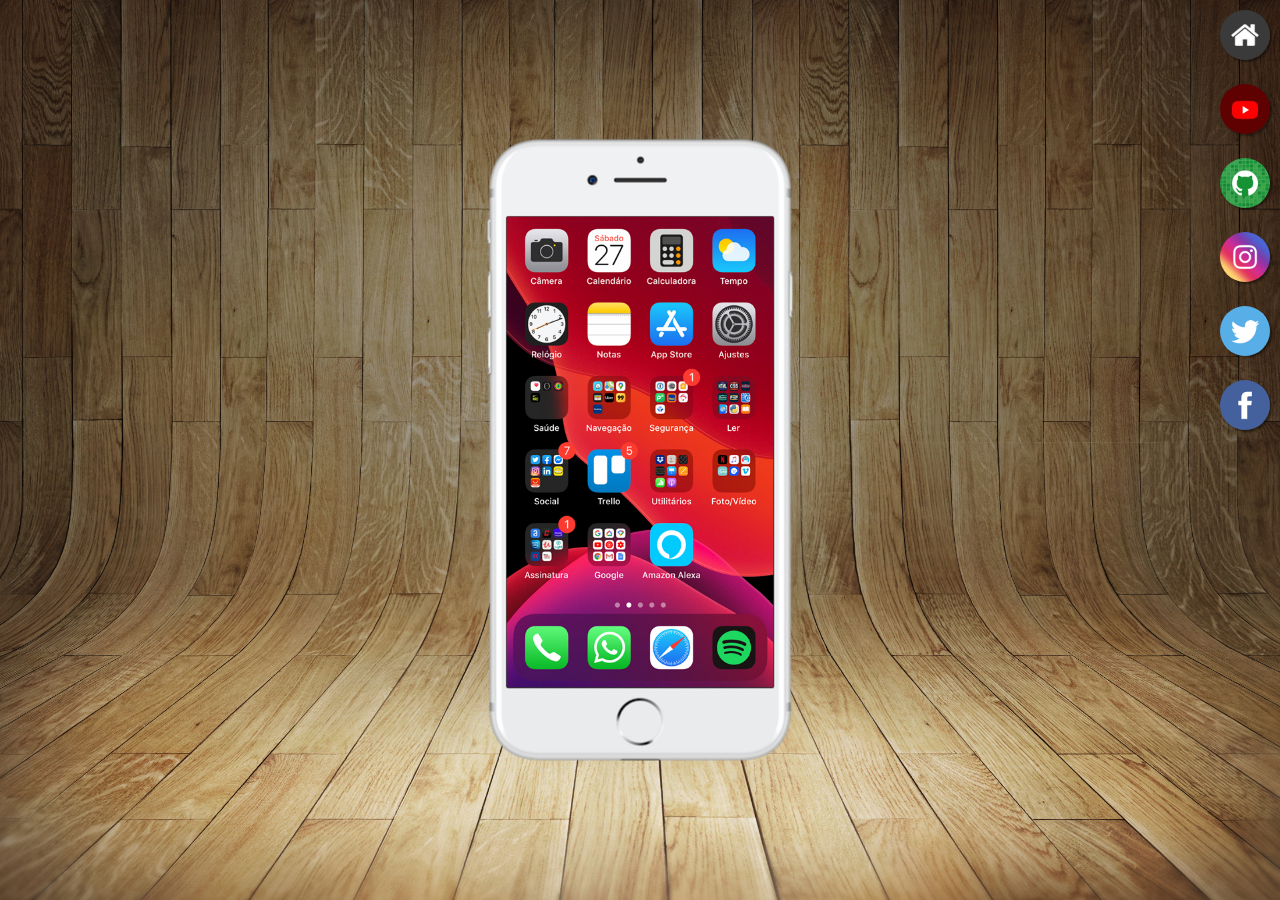
<file: index.html>
<!DOCTYPE html>
<html lang="pt-br">
<head>
    <meta charset="UTF-8">
    <meta http-equiv="X-UA-Compatible" content="IE=edge">
    <meta name="viewport" content="width=device-width, initial-scale=1.0">
    <link rel="shortcut icon" href="favicon.ico" type="image/x-icon">
    <link rel="stylesheet" href="estilos/style.css">
    <title>Projetos Redes Sociais</title>
</head>
<body>
    <main>
        <section id="telefone">
            <iframe src="home.html" name="tela" id="tela" frameborder="0">
              Seu navegador não é compativel com isso.  
            </iframe>
        </section>
        <section id="redes-sociais">
            <a href="home.html" target="tela"><img src="imagens/logo-home.jpg" alt="Home"></a><br>
            <a href="youtube.html" target="tela"><img src="imagens/logo-youtube.jpg" alt="YouTube"></a><br>
            <a href="github.html" target="tela"><img src="imagens/logo-github.jpg" alt="GitHub"></a><br>
            <a href="#" target="tela"><img src="imagens/logo-instagram.jpg" alt="instagram"></a><br>
            <a href="#" target="tela"><img src="imagens/logo-twitter.jpg" alt="Twitter"></a><br>
            <a href="#" target="tela"><img src="imagens/logo-facebook.jpg" alt="Facebook"></a><br>
        </section>
    </main>
</body>
</html>
</file>
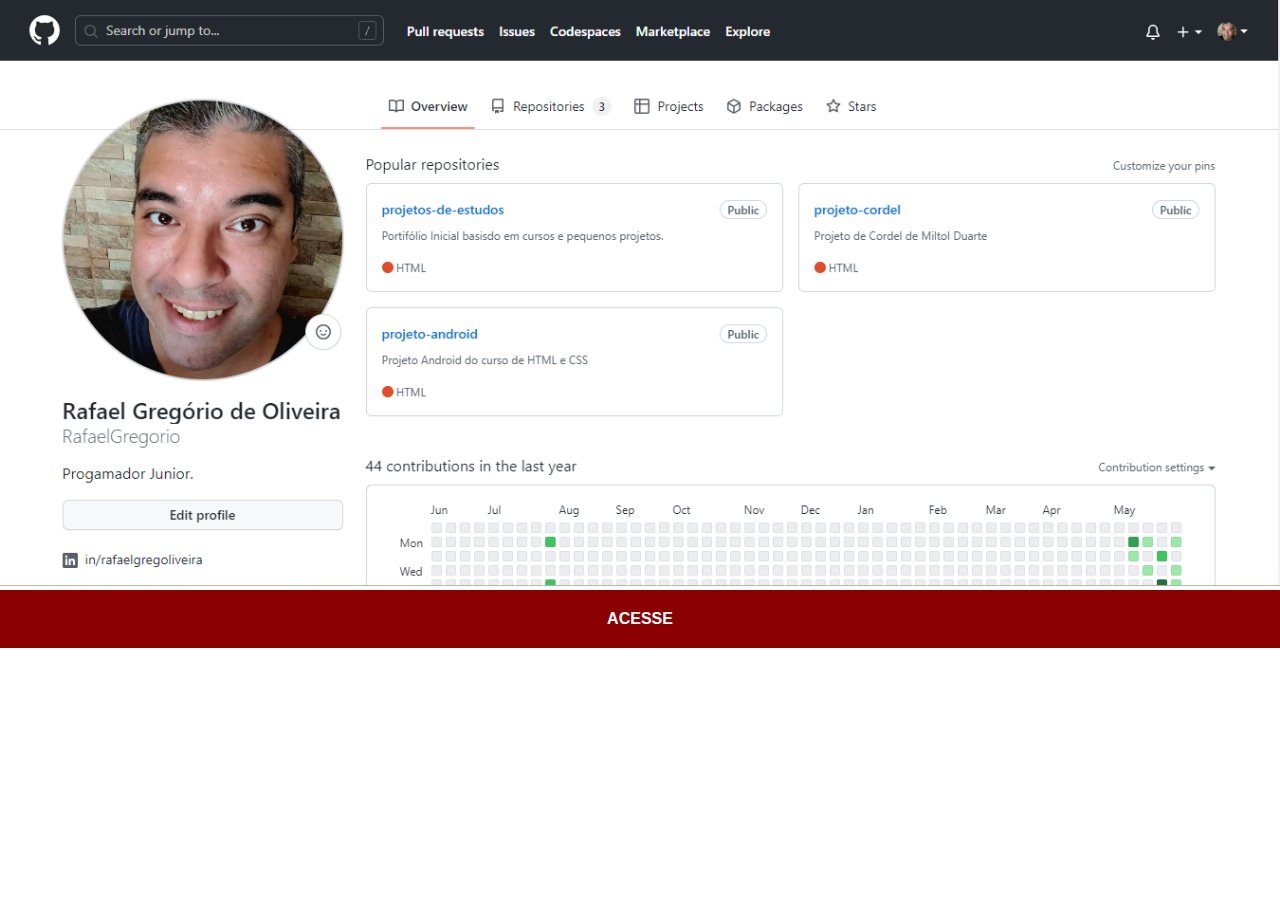
<file: github.html>
<!DOCTYPE html>
<html lang="pt-br">
<head>
    <meta charset="UTF-8">
    <meta http-equiv="X-UA-Compatible" content="IE=edge">
    <meta name="viewport" content="width=device-width, initial-scale=1.0">
    <title>GitHub</title>
    <link rel="stylesheet" href="estilos/social.css">
</head>
<body>
    <img src="imagens/tela-github.jpg" alt="GitHub">
    <a href="https://github.com/RafaelGregorio" target="_blank">ACESSE</a>
</body>
</html>
</file>
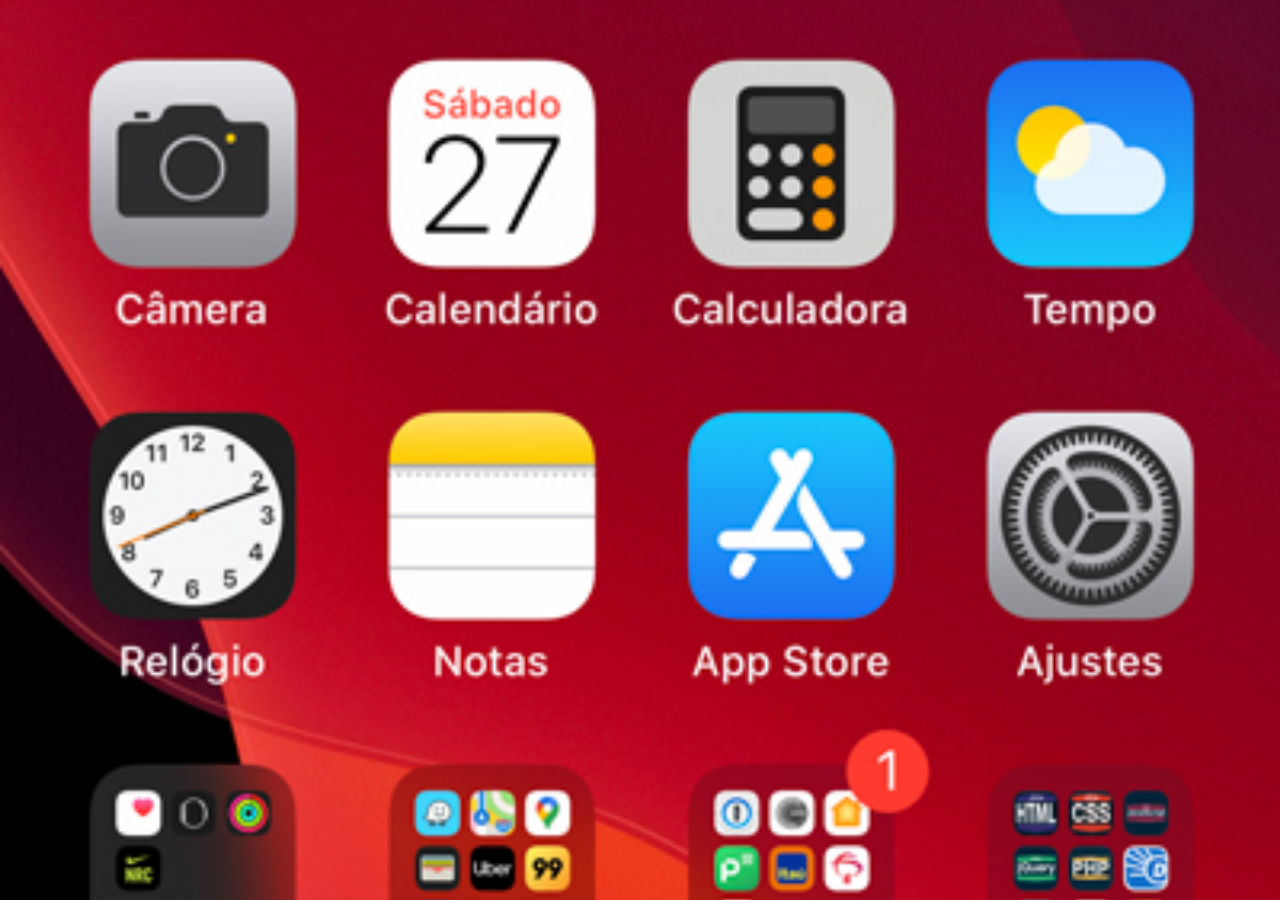
<file: home.html>
<!DOCTYPE html>
<html lang="pt-br">
<head>
    <meta charset="UTF-8">
    <meta http-equiv="X-UA-Compatible" content="IE=edge">
    <meta name="viewport" content="width=device-width, initial-scale=1.0">
    <title>Home</title>
</head>
<style>
    * {
        margin: 0px;
        padding: 0px;
    }

    body{
        width: 100vw;
        height: 100vh;
        background: black url('imagens/tela-home.jpg') no-repeat top center;
        background-size: cover;
    }
</style>
<body>
    
</body>
</html>
</file>
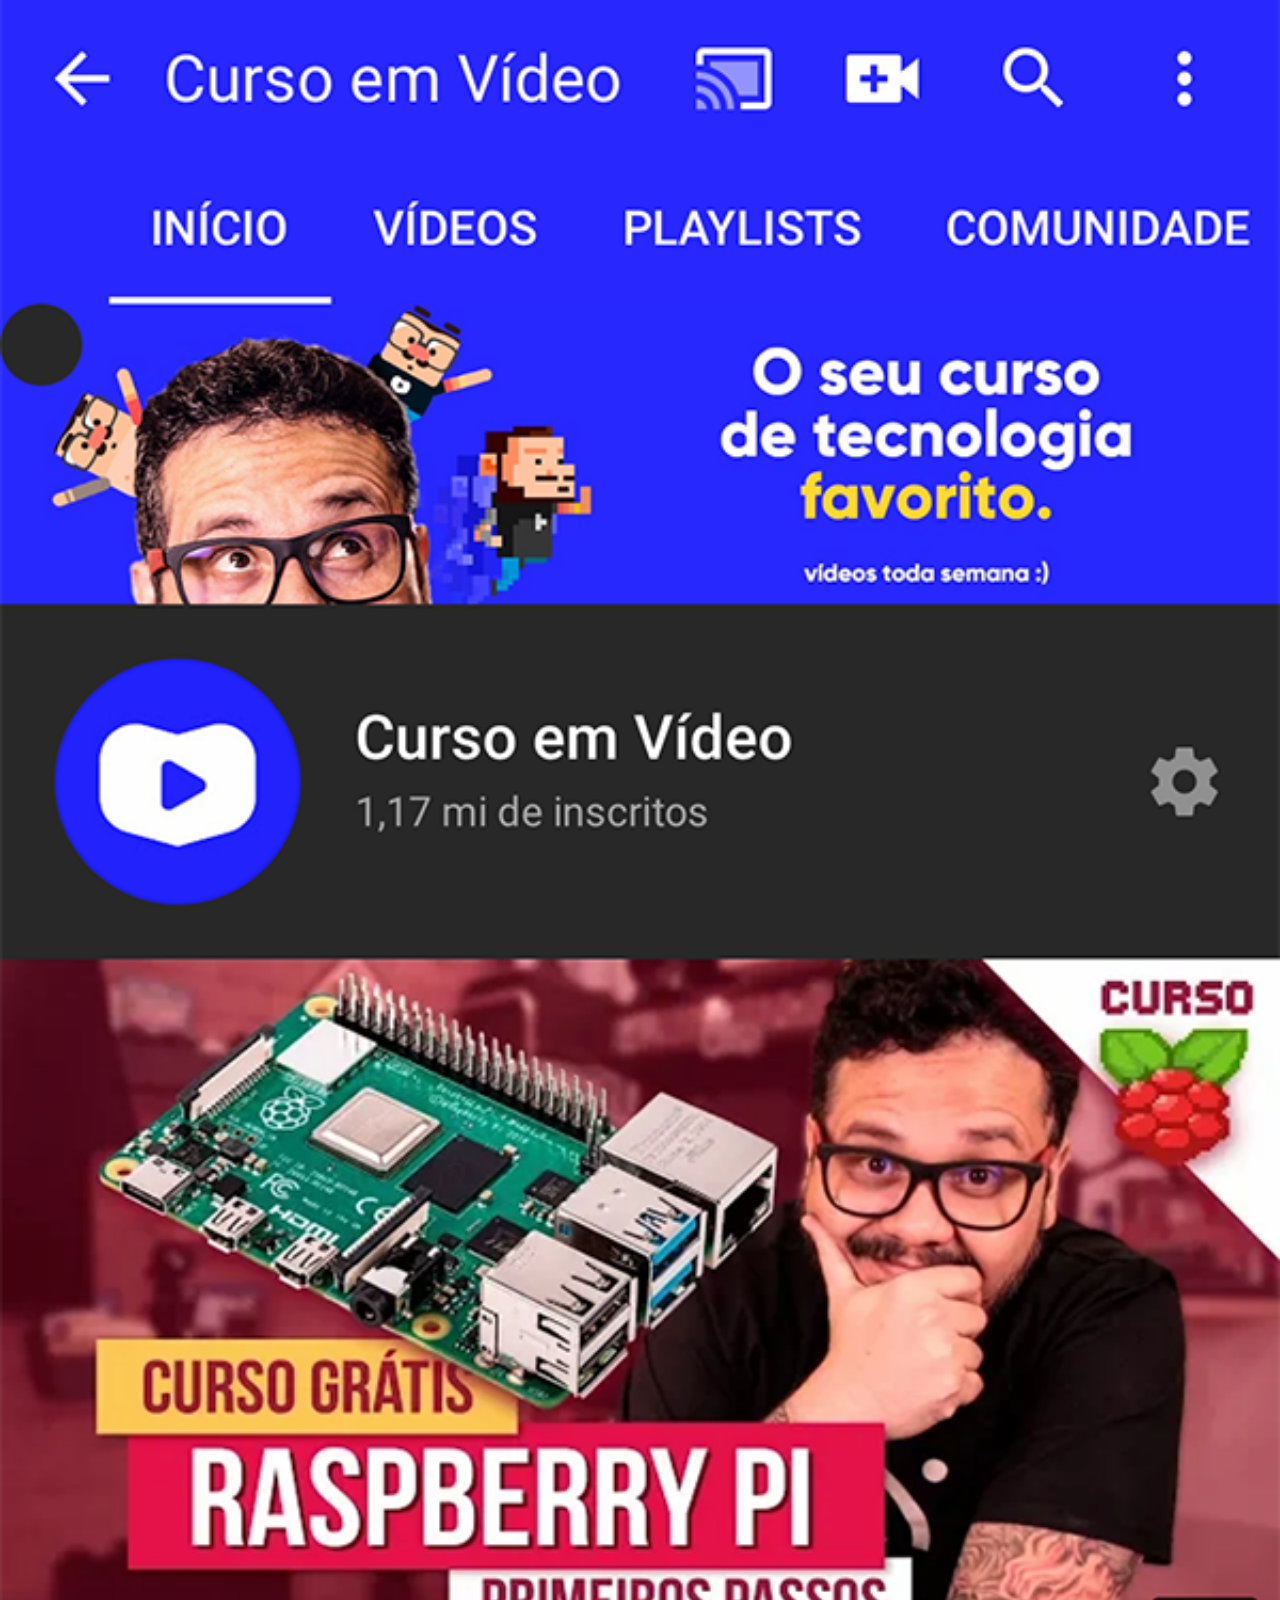
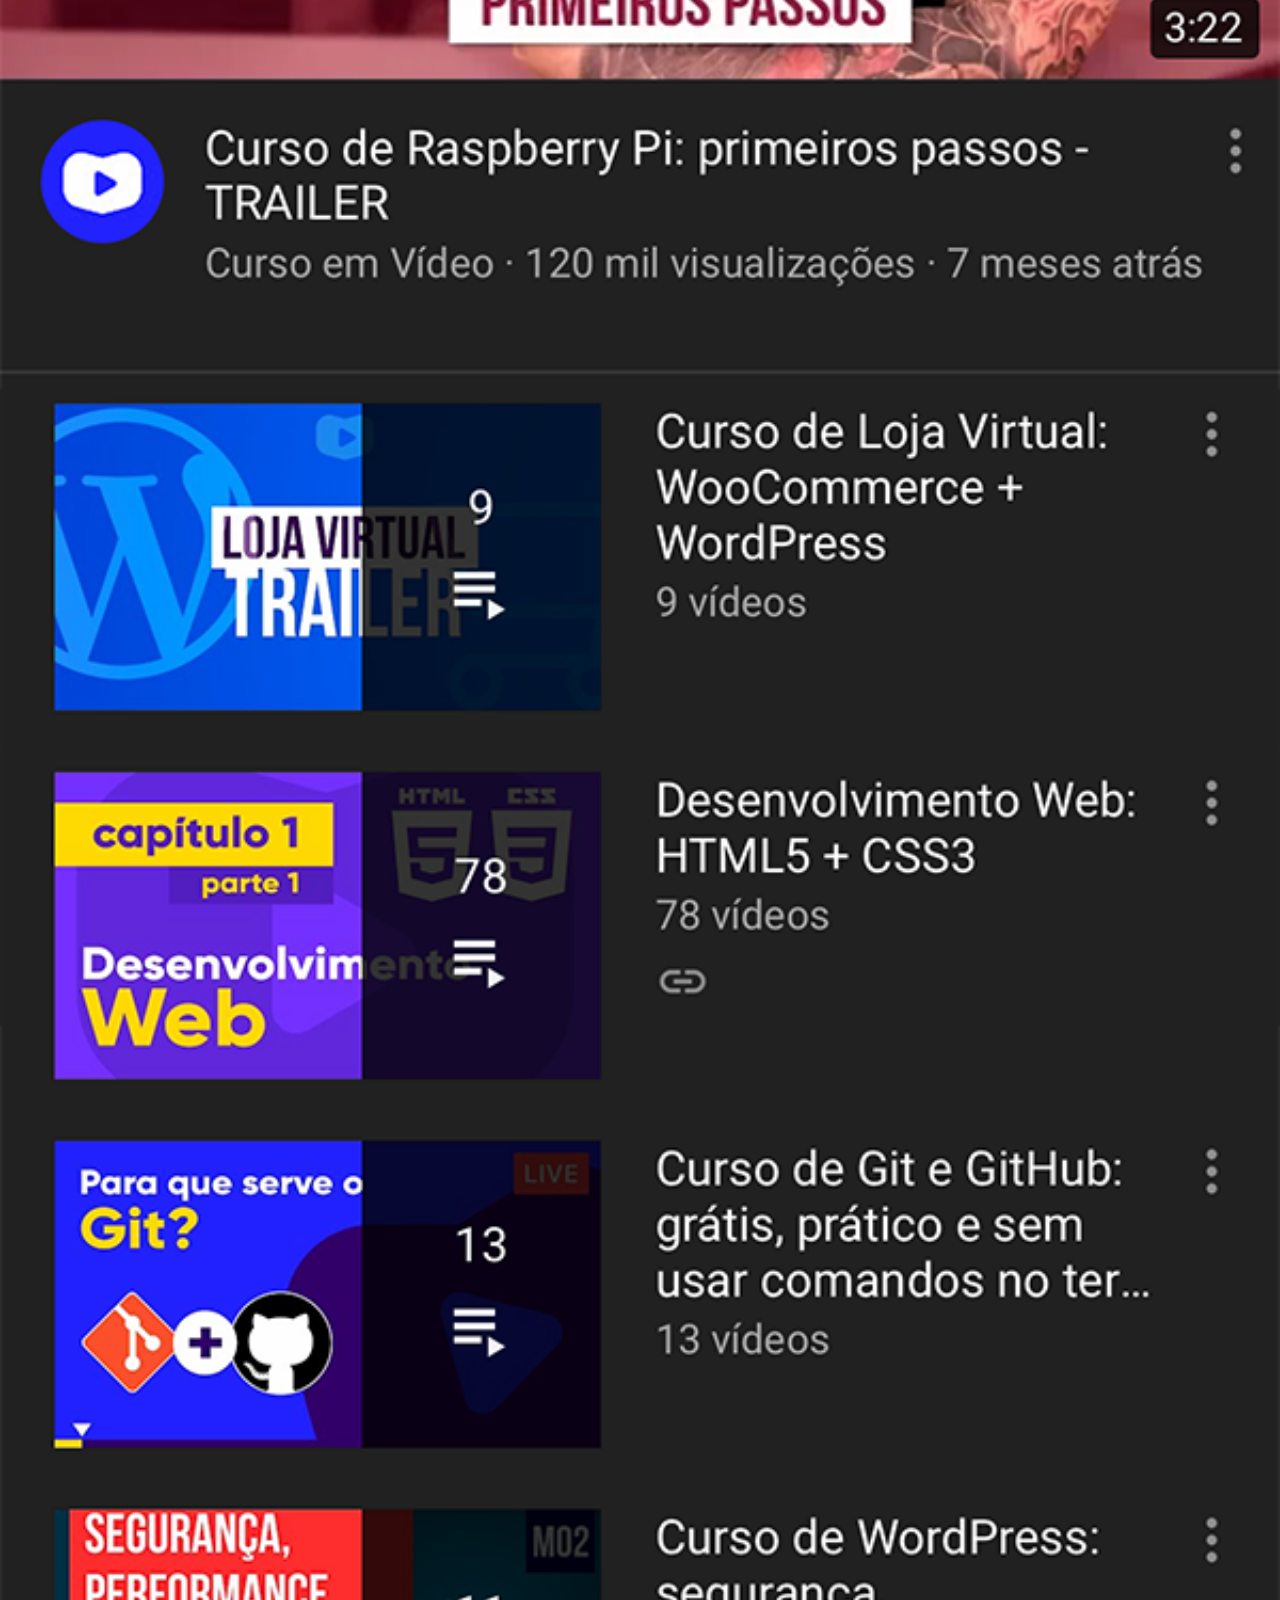
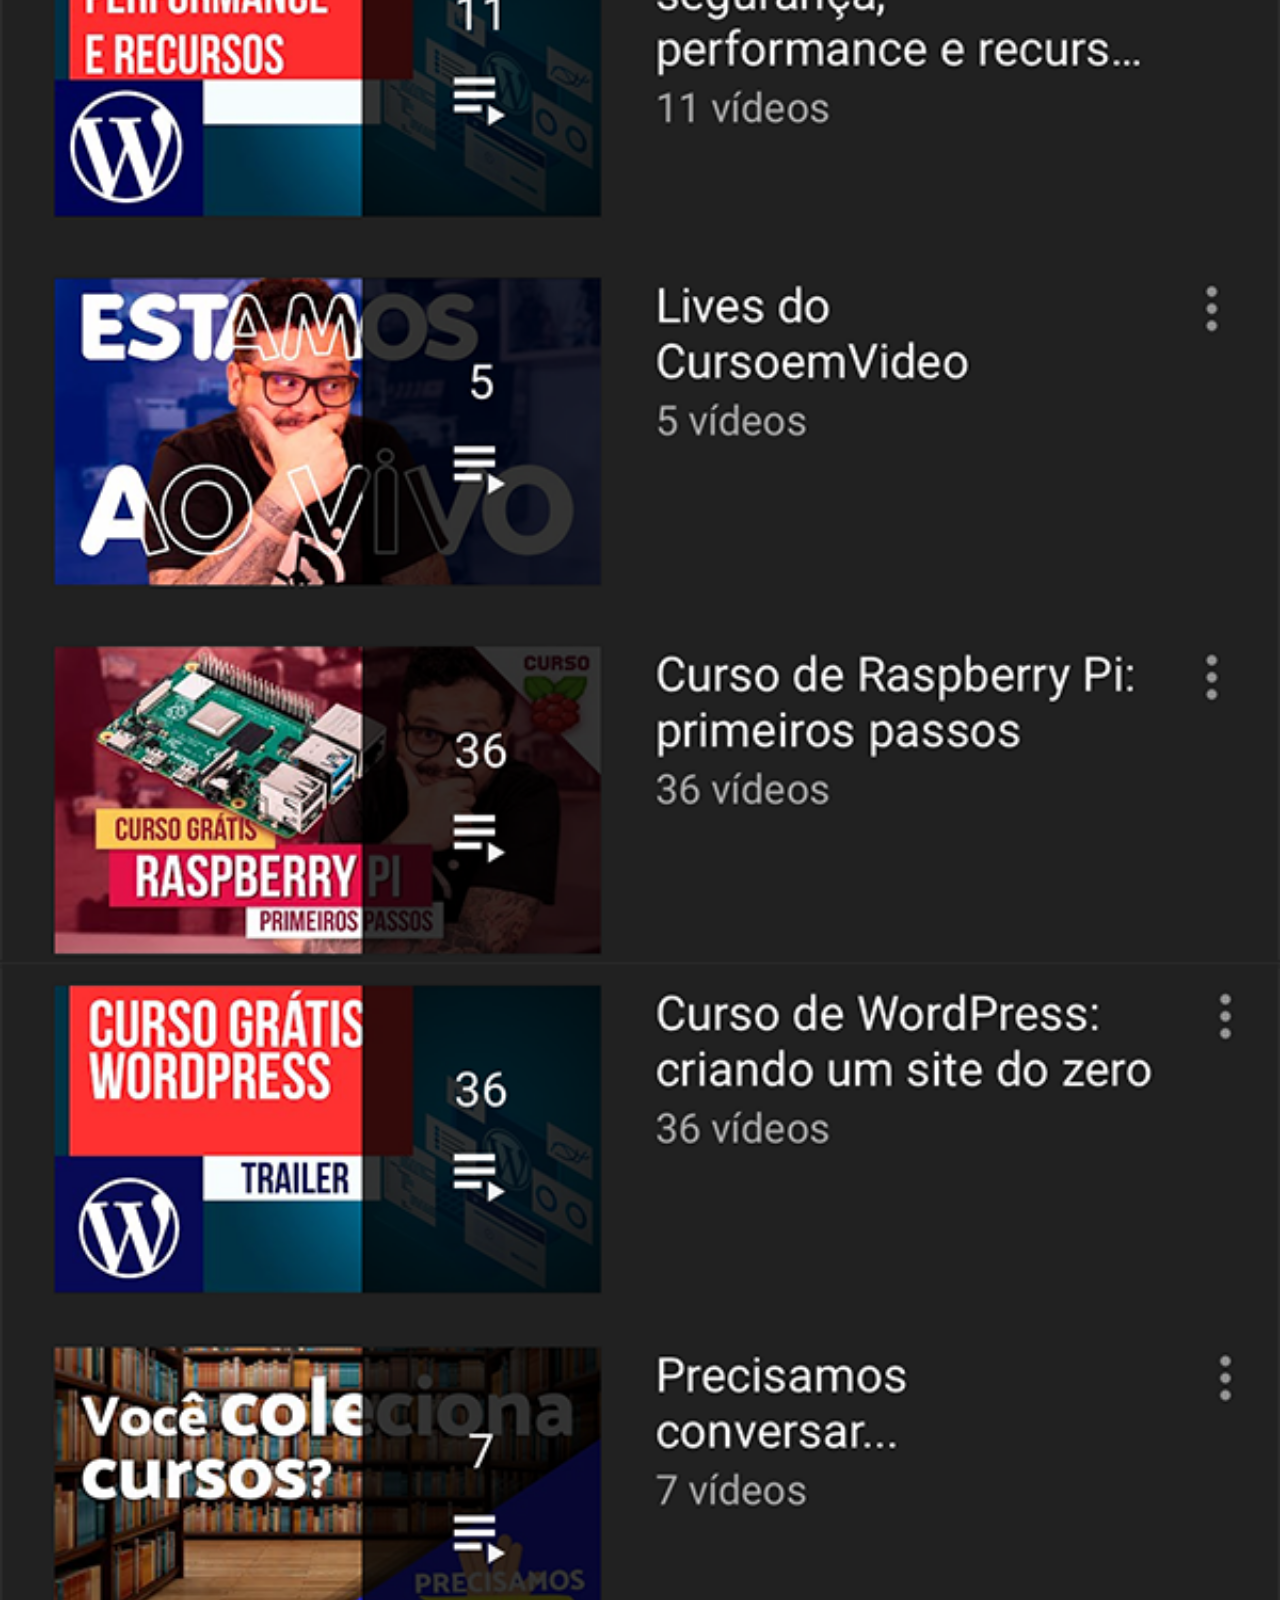
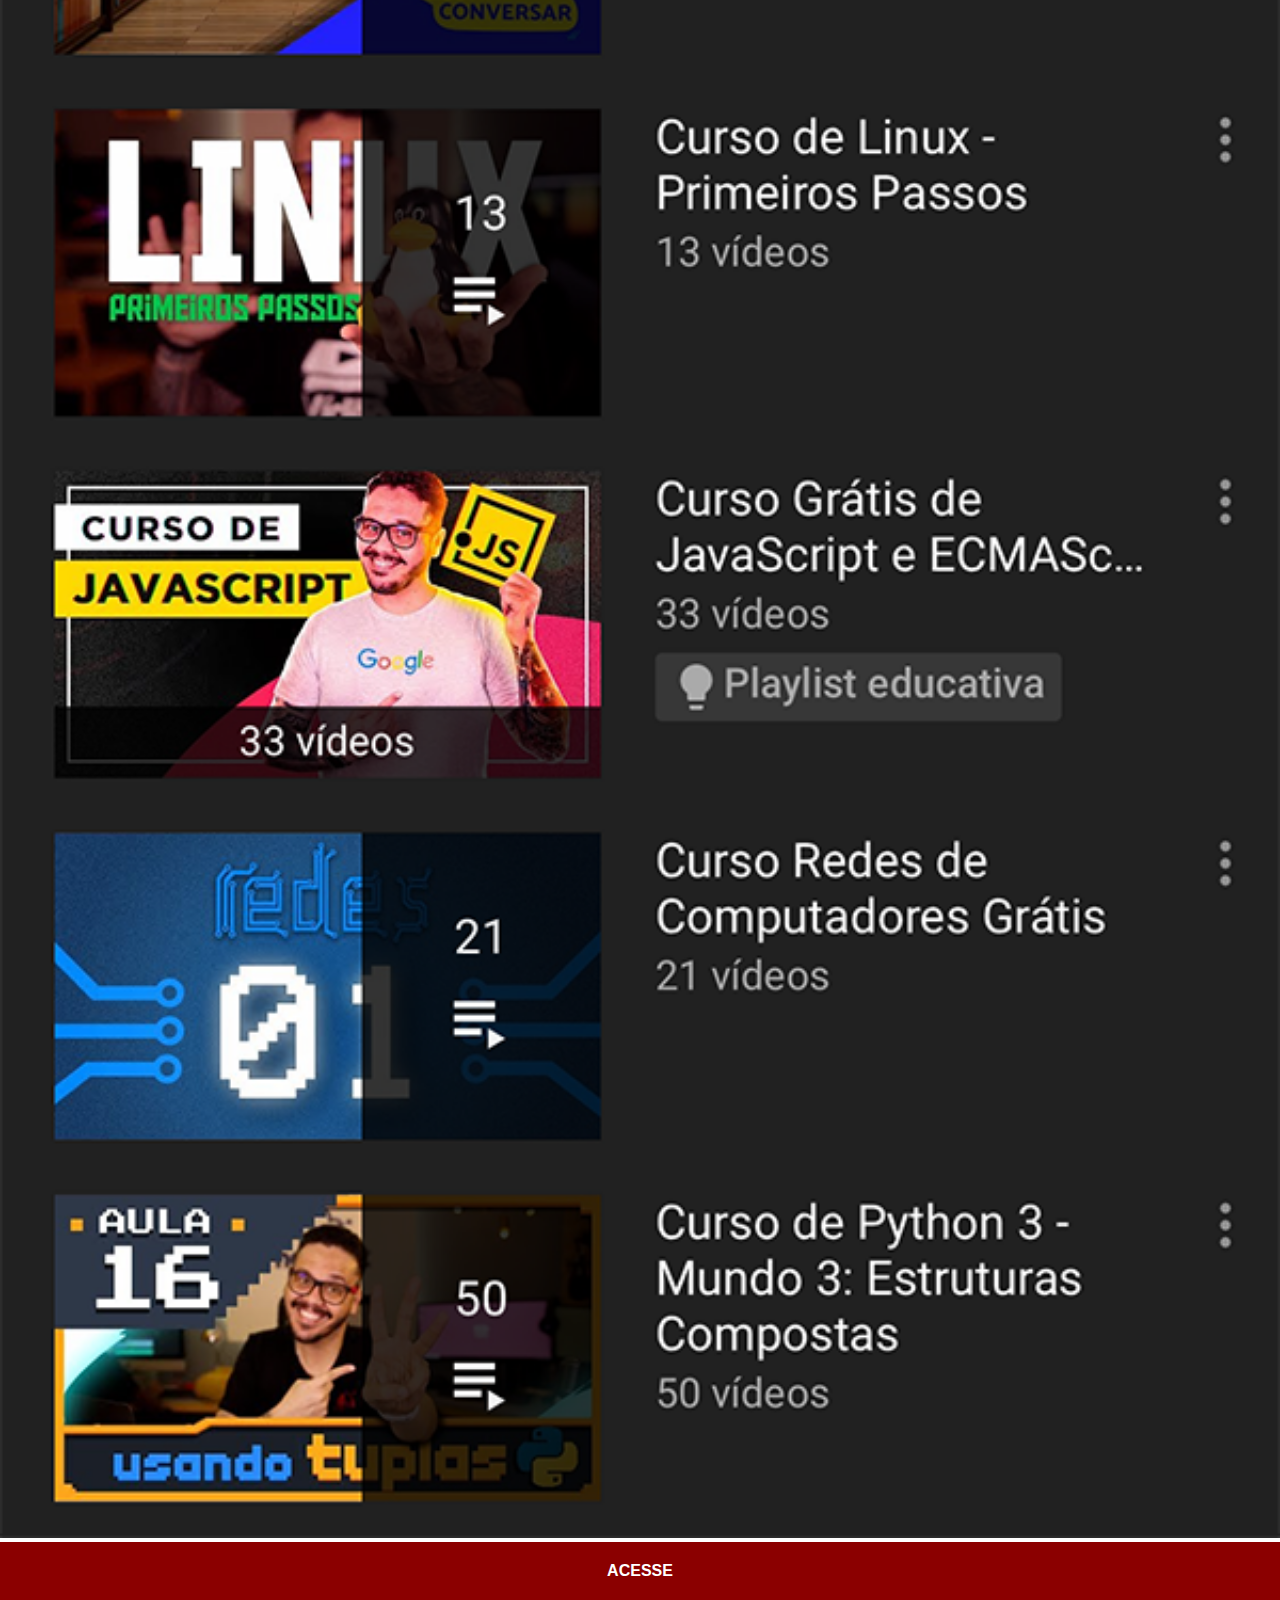
<file: youtube.html>
<!DOCTYPE html>
<html lang="en">
<head>
    <meta charset="UTF-8">
    <meta http-equiv="X-UA-Compatible" content="IE=edge">
    <meta name="viewport" content="width=device-width, initial-scale=1.0">
    <title>YouTube</title>
    <link rel="stylesheet" href="estilos/social.css">
</head>
<body>
    <img src="imagens/tela-youtube.png" alt="YouTube">
    <a href="https://www.youtube.com/@CursoemVideo" target="_blank">ACESSE</a>
</body>
</html>
</file>
<file: estilos/style.css>
@charset "UTF-8";

* {
   margin: 0px;
   padding: 0px;
   font-family: Arial, Helvetica, sans-serif;
}

html, body {
    height: 100vh;
    width: 100vw;
    background-color: black;
}

body {
    background: url(../imagens/fundo-madeira.jpg) no-repeat top center;
    background-size: cover;
    background-attachment: fixed;
}

main {
    position: relative;
    height: 100vh;
}

section#telefone {
    position: absolute;
    top: 50%;
    left: 50%;
    transform: translate(-50%, -50%);
    width: 311px;
    height: 627px;
    background: url(../imagens/frame-iphone.png) no-repeat;
}

iframe {
    position: relative;
    top: 80px;
    left: 22px;
    width: 267px;
    height: 471px;
}   

section#redes-sociais {
    text-align: right;
}

section#redes-sociais img {
    width: 50px;
    margin: 10px;
    border-radius: 50%;
    box-shadow: 2px 2px 2px rgba(0, 0, 0, 0.404);
    box-sizing: border-box;
}

section#redes-sociais img:hover {
    border: 2px solid rgba(255, 255, 255, 0.637);
    transform: translate(-3px, -3px);
    box-shadow: 5px 5px 10px rgba(0, 0, 0, 0.63);
    transition: transform .3s border 1s;
}
</file>
<file: estilos/social.css>
@charset "UTF-8";

* {
    margin: 0px;
    padding: 0px;
    font-family: Arial, Helvetica, sans-serif;
}

::-webkit-scrollbar {
    width: 0px;
    height: 0px;
}
img {
    width: 100vw;
}

a {
    display: block;
    background-color: darkred;
    color: white;
    padding: 20px;
    text-align: center;
    font-weight: bolder;
    text-decoration: none;
}

a:hover {
    background-color: red;
}
</file>
